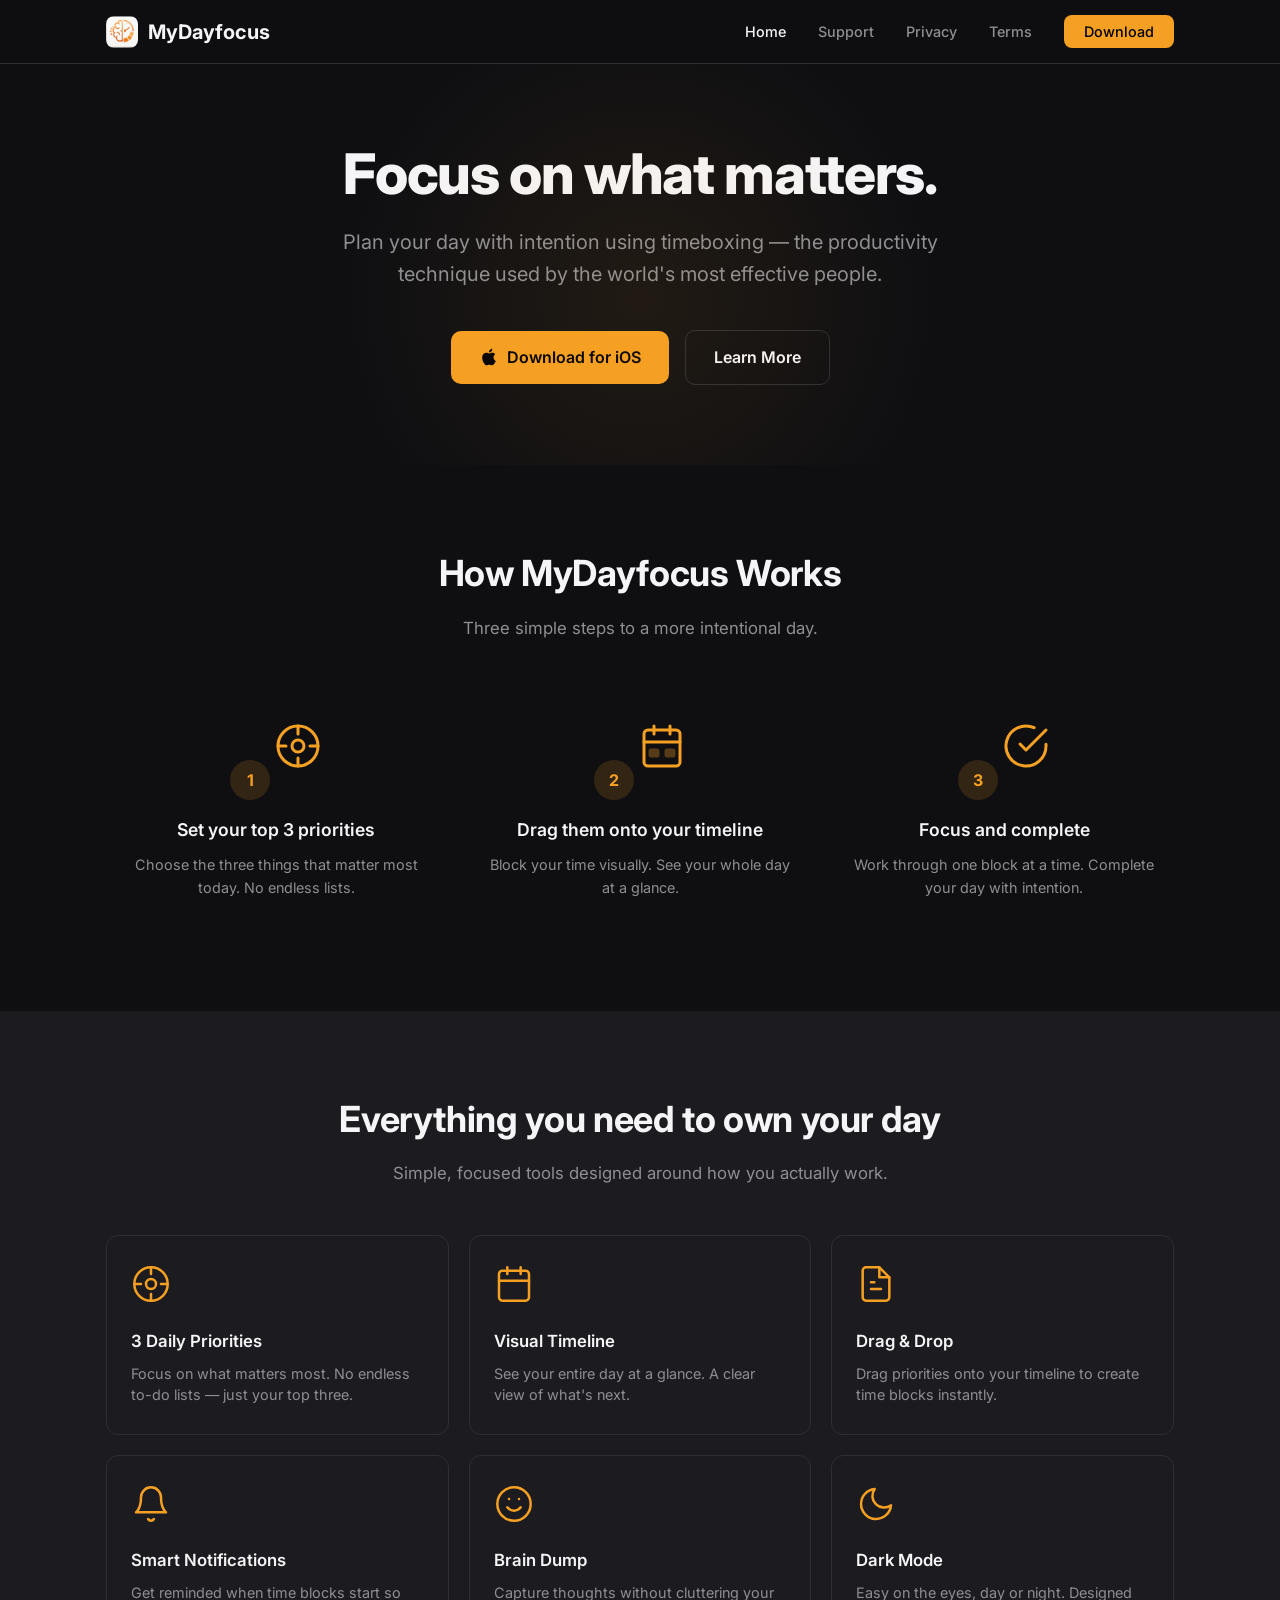
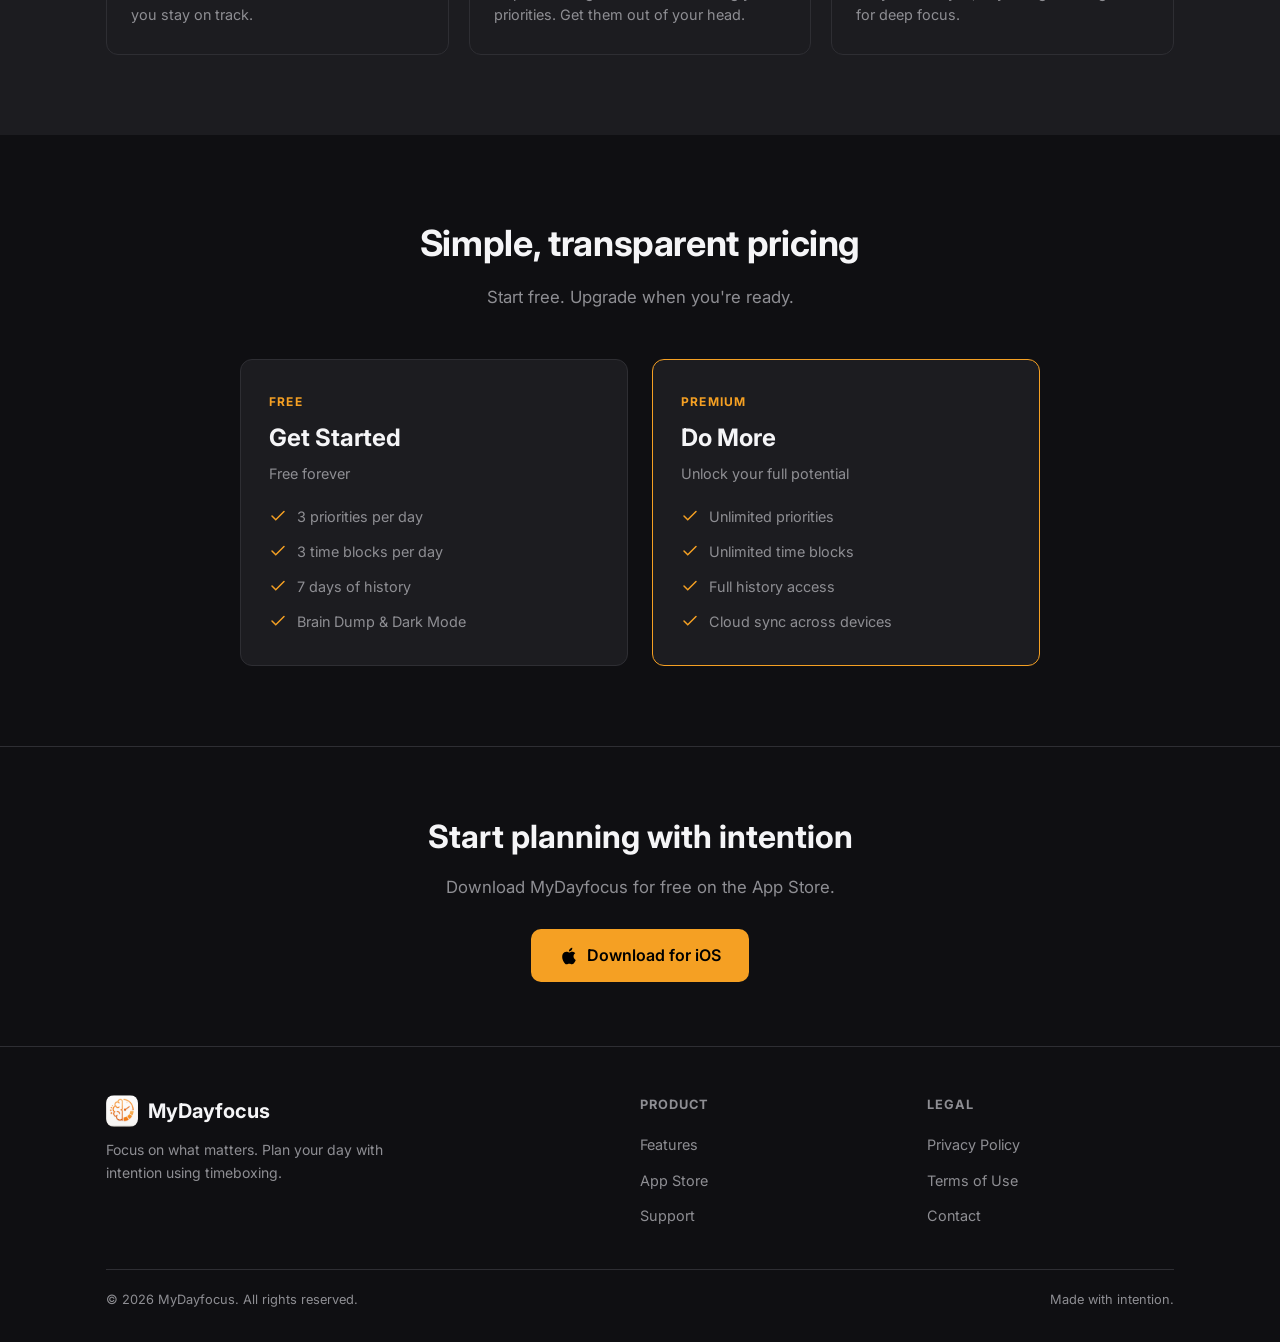
<file: index.html>
<!DOCTYPE html>
<html lang="en">
<head>
  <meta charset="UTF-8">
  <meta name="viewport" content="width=device-width, initial-scale=1.0">
  <title>MyDayfocus — Focus on what matters</title>
  <meta name="description" content="MyDayfocus helps you plan your day with intention using timeboxing. Set 3 priorities, block your time, and accomplish more every day.">
  <meta name="keywords" content="timeboxing, productivity, planner, focus, priorities, schedule, time blocks, daily planner">
  <link rel="canonical" href="https://mydayfocus.com/">
  <meta property="og:type" content="website">
  <meta property="og:url" content="https://mydayfocus.com/">
  <meta property="og:title" content="MyDayfocus — Focus on what matters">
  <meta property="og:description" content="Plan your day with intention using timeboxing. Set 3 priorities, block your time, and accomplish more.">
  <meta property="og:image" content="https://mydayfocus.com/images/app-icon.png">
  <meta name="twitter:card" content="summary">
  <meta name="twitter:title" content="MyDayfocus — Focus on what matters">
  <meta name="twitter:description" content="Plan your day with intention using timeboxing.">
  <meta name="twitter:image" content="https://mydayfocus.com/images/app-icon.png">
  <link rel="icon" type="image/png" href="/images/app-icon.png">
  <link rel="apple-touch-icon" href="/images/app-icon.png">
  <link rel="preconnect" href="https://fonts.googleapis.com">
  <link rel="preconnect" href="https://fonts.gstatic.com" crossorigin>
  <link href="https://fonts.googleapis.com/css2?family=Inter:wght@400;500;600;700;800&display=swap" rel="stylesheet">
  <link rel="stylesheet" href="/css/style.css">
</head>
<body>

  <!-- Navigation -->
  <nav class="nav">
    <div class="nav-inner">
      <a href="/" class="nav-logo">
        <img src="/images/app-icon.png" alt="MyDayfocus" width="32" height="32">
        MyDayfocus
      </a>
      <button class="nav-toggle" aria-label="Toggle menu" aria-expanded="false">
        <svg viewBox="0 0 24 24" fill="none" stroke="currentColor" stroke-width="2" stroke-linecap="round"><path d="M3 12h18M3 6h18M3 18h18"/></svg>
      </button>
      <ul class="nav-links">
        <li><a href="/" class="active">Home</a></li>
        <li><a href="/support">Support</a></li>
        <li><a href="/privacy">Privacy</a></li>
        <li><a href="/terms">Terms</a></li>
        <li><a href="https://apps.apple.com/app/mydayfocus/id6799744631" class="nav-cta" target="_blank" rel="noopener">Download</a></li>
      </ul>
    </div>
  </nav>

  <!-- Hero -->
  <section class="hero">
    <div class="container">
      <h1>Focus on what matters.</h1>
      <p class="subtitle">Plan your day with intention using timeboxing — the productivity technique used by the world's most effective people.</p>
      <div class="hero-cta">
        <a href="https://apps.apple.com/app/mydayfocus/id6799744631" target="_blank" rel="noopener" class="btn btn-primary">
          <svg width="20" height="20" viewBox="0 0 24 24" fill="currentColor"><path d="M18.71 19.5c-.83 1.24-1.71 2.45-3.05 2.47-1.34.03-1.77-.79-3.29-.79-1.53 0-2 .77-3.27.82-1.31.05-2.3-1.32-3.14-2.53C4.25 17 2.94 12.45 4.7 9.39c.87-1.52 2.43-2.48 4.12-2.51 1.28-.02 2.5.87 3.29.87.78 0 2.26-1.07 3.8-.91.65.03 2.47.26 3.64 1.98-.09.06-2.17 1.28-2.15 3.81.03 3.02 2.65 4.03 2.68 4.04-.03.07-.42 1.44-1.38 2.83M13 3.5c.73-.83 1.94-1.46 2.94-1.5.13 1.17-.34 2.35-1.04 3.19-.69.85-1.83 1.51-2.95 1.42-.15-1.15.41-2.35 1.05-3.11"/></svg>
          Download for iOS
        </a>
        <a href="#how-it-works" class="btn btn-secondary">Learn More</a>
      </div>
    </div>
  </section>

  <!-- How It Works -->
  <section id="how-it-works" class="section">
    <div class="container">
      <div class="section-header">
        <h2>How MyDayfocus Works</h2>
        <p>Three simple steps to a more intentional day.</p>
      </div>
      <div class="steps">
        <div class="step">
          <div class="step-number">1</div>
          <svg class="step-icon" viewBox="0 0 24 24" fill="none" stroke="currentColor" stroke-width="1.5" stroke-linecap="round" stroke-linejoin="round"><circle cx="12" cy="12" r="10"/><circle cx="12" cy="12" r="3"/><path d="M12 2v4M12 18v4M2 12h4M18 12h4"/></svg>
          <h3>Set your top 3 priorities</h3>
          <p>Choose the three things that matter most today. No endless lists.</p>
        </div>
        <div class="step">
          <div class="step-number">2</div>
          <svg class="step-icon" viewBox="0 0 24 24" fill="none" stroke="currentColor" stroke-width="1.5" stroke-linecap="round" stroke-linejoin="round"><rect x="3" y="4" width="18" height="18" rx="2"/><path d="M3 10h18"/><path d="M8 2v4M16 2v4"/><rect x="6" y="14" width="4" height="3" rx="0.5" fill="currentColor" opacity="0.3"/><rect x="14" y="14" width="4" height="3" rx="0.5" fill="currentColor" opacity="0.3"/></svg>
          <h3>Drag them onto your timeline</h3>
          <p>Block your time visually. See your whole day at a glance.</p>
        </div>
        <div class="step">
          <div class="step-number">3</div>
          <svg class="step-icon" viewBox="0 0 24 24" fill="none" stroke="currentColor" stroke-width="1.5" stroke-linecap="round" stroke-linejoin="round"><path d="M22 11.08V12a10 10 0 1 1-5.93-9.14"/><path d="M22 4 12 14.01l-3-3"/></svg>
          <h3>Focus and complete</h3>
          <p>Work through one block at a time. Complete your day with intention.</p>
        </div>
      </div>
    </div>
  </section>

  <!-- Features -->
  <section id="features" class="section" style="background: var(--surface);">
    <div class="container">
      <div class="section-header">
        <h2>Everything you need to own your day</h2>
        <p>Simple, focused tools designed around how you actually work.</p>
      </div>
      <div class="features-grid">
        <div class="feature-card">
          <svg class="feature-icon" viewBox="0 0 24 24" fill="none" stroke="currentColor" stroke-width="1.5" stroke-linecap="round" stroke-linejoin="round"><circle cx="12" cy="12" r="10"/><circle cx="12" cy="12" r="3"/><path d="M12 2v4M12 18v4M2 12h4M18 12h4"/></svg>
          <h3>3 Daily Priorities</h3>
          <p>Focus on what matters most. No endless to-do lists — just your top three.</p>
        </div>
        <div class="feature-card">
          <svg class="feature-icon" viewBox="0 0 24 24" fill="none" stroke="currentColor" stroke-width="1.5" stroke-linecap="round" stroke-linejoin="round"><rect x="3" y="4" width="18" height="18" rx="2"/><path d="M3 10h18M8 2v4M16 2v4"/></svg>
          <h3>Visual Timeline</h3>
          <p>See your entire day at a glance. A clear view of what's next.</p>
        </div>
        <div class="feature-card">
          <svg class="feature-icon" viewBox="0 0 24 24" fill="none" stroke="currentColor" stroke-width="1.5" stroke-linecap="round" stroke-linejoin="round"><path d="M14 2H6a2 2 0 0 0-2 2v16a2 2 0 0 0 2 2h12a2 2 0 0 0 2-2V8z"/><path d="M14 2v6h6"/><path d="M9 15h6M9 11h2"/></svg>
          <h3>Drag &amp; Drop</h3>
          <p>Drag priorities onto your timeline to create time blocks instantly.</p>
        </div>
        <div class="feature-card">
          <svg class="feature-icon" viewBox="0 0 24 24" fill="none" stroke="currentColor" stroke-width="1.5" stroke-linecap="round" stroke-linejoin="round"><path d="M18 8A6 6 0 0 0 6 8c0 7-3 9-3 9h18s-3-2-3-9"/><path d="M13.73 21a2 2 0 0 1-3.46 0"/></svg>
          <h3>Smart Notifications</h3>
          <p>Get reminded when time blocks start so you stay on track.</p>
        </div>
        <div class="feature-card">
          <svg class="feature-icon" viewBox="0 0 24 24" fill="none" stroke="currentColor" stroke-width="1.5" stroke-linecap="round" stroke-linejoin="round"><path d="M12 2C6.48 2 2 6.48 2 12s4.48 10 10 10 10-4.48 10-10S17.52 2 12 2z"/><path d="M8 14s1.5 2 4 2 4-2 4-2"/><line x1="9" y1="9" x2="9.01" y2="9"/><line x1="15" y1="9" x2="15.01" y2="9"/></svg>
          <h3>Brain Dump</h3>
          <p>Capture thoughts without cluttering your priorities. Get them out of your head.</p>
        </div>
        <div class="feature-card">
          <svg class="feature-icon" viewBox="0 0 24 24" fill="none" stroke="currentColor" stroke-width="1.5" stroke-linecap="round" stroke-linejoin="round"><path d="M21 12.79A9 9 0 1 1 11.21 3 7 7 0 0 0 21 12.79z"/></svg>
          <h3>Dark Mode</h3>
          <p>Easy on the eyes, day or night. Designed for deep focus.</p>
        </div>
      </div>
    </div>
  </section>

  <!-- Pricing -->
  <section class="section">
    <div class="container">
      <div class="section-header">
        <h2>Simple, transparent pricing</h2>
        <p>Start free. Upgrade when you're ready.</p>
      </div>
      <div class="pricing">
        <div class="pricing-card">
          <div class="pricing-label">Free</div>
          <h3>Get Started</h3>
          <p class="pricing-price">Free forever</p>
          <ul class="pricing-list">
            <li>
              <svg viewBox="0 0 24 24" fill="none" stroke="currentColor" stroke-width="2" stroke-linecap="round"><path d="M20 6 9 17l-5-5"/></svg>
              3 priorities per day
            </li>
            <li>
              <svg viewBox="0 0 24 24" fill="none" stroke="currentColor" stroke-width="2" stroke-linecap="round"><path d="M20 6 9 17l-5-5"/></svg>
              3 time blocks per day
            </li>
            <li>
              <svg viewBox="0 0 24 24" fill="none" stroke="currentColor" stroke-width="2" stroke-linecap="round"><path d="M20 6 9 17l-5-5"/></svg>
              7 days of history
            </li>
            <li>
              <svg viewBox="0 0 24 24" fill="none" stroke="currentColor" stroke-width="2" stroke-linecap="round"><path d="M20 6 9 17l-5-5"/></svg>
              Brain Dump &amp; Dark Mode
            </li>
          </ul>
        </div>
        <div class="pricing-card featured">
          <div class="pricing-label">Premium</div>
          <h3>Do More</h3>
          <p class="pricing-price">Unlock your full potential</p>
          <ul class="pricing-list">
            <li>
              <svg viewBox="0 0 24 24" fill="none" stroke="currentColor" stroke-width="2" stroke-linecap="round"><path d="M20 6 9 17l-5-5"/></svg>
              Unlimited priorities
            </li>
            <li>
              <svg viewBox="0 0 24 24" fill="none" stroke="currentColor" stroke-width="2" stroke-linecap="round"><path d="M20 6 9 17l-5-5"/></svg>
              Unlimited time blocks
            </li>
            <li>
              <svg viewBox="0 0 24 24" fill="none" stroke="currentColor" stroke-width="2" stroke-linecap="round"><path d="M20 6 9 17l-5-5"/></svg>
              Full history access
            </li>
            <li>
              <svg viewBox="0 0 24 24" fill="none" stroke="currentColor" stroke-width="2" stroke-linecap="round"><path d="M20 6 9 17l-5-5"/></svg>
              Cloud sync across devices
            </li>
          </ul>
        </div>
      </div>
    </div>
  </section>

  <!-- CTA -->
  <section class="cta-banner">
    <div class="container">
      <h2>Start planning with intention</h2>
      <p>Download MyDayfocus for free on the App Store.</p>
      <a href="https://apps.apple.com/app/mydayfocus/id6799744631" target="_blank" rel="noopener" class="btn btn-primary">
        <svg width="20" height="20" viewBox="0 0 24 24" fill="currentColor"><path d="M18.71 19.5c-.83 1.24-1.71 2.45-3.05 2.47-1.34.03-1.77-.79-3.29-.79-1.53 0-2 .77-3.27.82-1.31.05-2.3-1.32-3.14-2.53C4.25 17 2.94 12.45 4.7 9.39c.87-1.52 2.43-2.48 4.12-2.51 1.28-.02 2.5.87 3.29.87.78 0 2.26-1.07 3.8-.91.65.03 2.47.26 3.64 1.98-.09.06-2.17 1.28-2.15 3.81.03 3.02 2.65 4.03 2.68 4.04-.03.07-.42 1.44-1.38 2.83M13 3.5c.73-.83 1.94-1.46 2.94-1.5.13 1.17-.34 2.35-1.04 3.19-.69.85-1.83 1.51-2.95 1.42-.15-1.15.41-2.35 1.05-3.11"/></svg>
        Download for iOS
      </a>
    </div>
  </section>

  <!-- Footer -->
  <footer class="footer">
    <div class="container">
      <div class="footer-inner">
        <div class="footer-brand">
          <a href="/" class="nav-logo">
            <img src="/images/app-icon.png" alt="MyDayfocus" width="32" height="32">
            MyDayfocus
          </a>
          <p>Focus on what matters. Plan your day with intention using timeboxing.</p>
        </div>
        <div>
          <h4>Product</h4>
          <ul class="footer-links">
            <li><a href="/#features">Features</a></li>
            <li><a href="https://apps.apple.com/app/mydayfocus/id6799744631" target="_blank" rel="noopener">App Store</a></li>
            <li><a href="/support">Support</a></li>
          </ul>
        </div>
        <div>
          <h4>Legal</h4>
          <ul class="footer-links">
            <li><a href="/privacy">Privacy Policy</a></li>
            <li><a href="/terms">Terms of Use</a></li>
            <li><a href="mailto:sengar.workshop@gmail.com">Contact</a></li>
          </ul>
        </div>
      </div>
      <div class="footer-bottom">
        <span>&copy; <span id="year">2026</span> MyDayfocus. All rights reserved.</span>
        <span>Made with intention.</span>
      </div>
    </div>
  </footer>

  <script src="/js/main.js"></script>
</body>
</html>
</file>
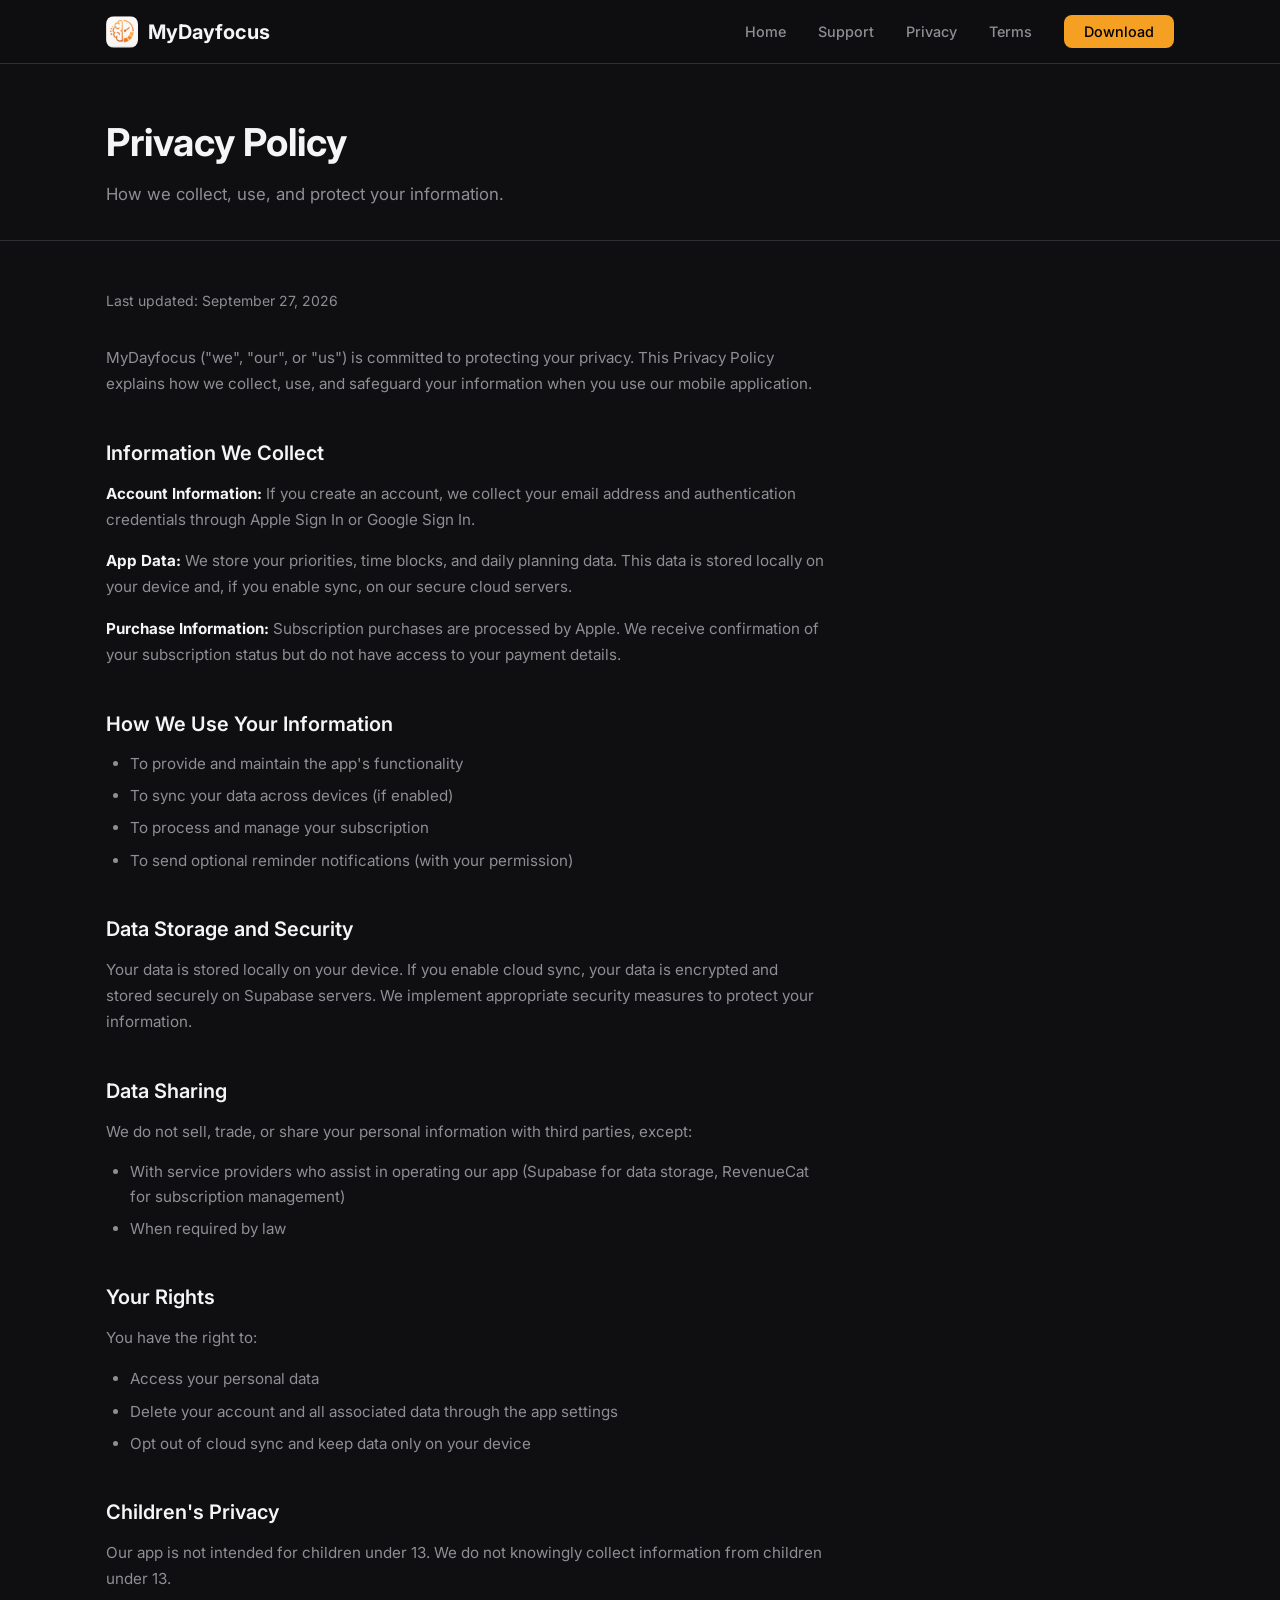
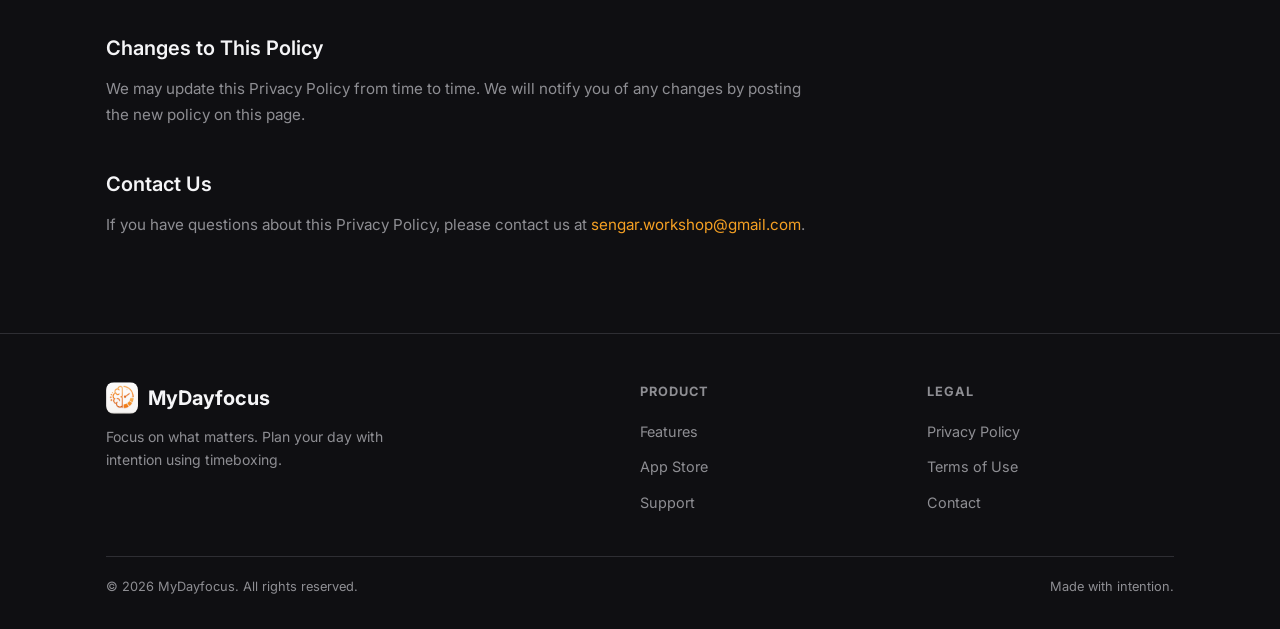
<file: privacy.html>
<!DOCTYPE html>
<html lang="en">
<head>
  <meta charset="UTF-8">
  <meta name="viewport" content="width=device-width, initial-scale=1.0">
  <title>Privacy Policy — MyDayfocus</title>
  <meta name="description" content="Privacy Policy for MyDayfocus. Learn how we protect your data.">
  <link rel="canonical" href="https://mydayfocus.com/privacy">
  <meta property="og:type" content="website">
  <meta property="og:url" content="https://mydayfocus.com/privacy">
  <meta property="og:title" content="Privacy Policy — MyDayfocus">
  <meta property="og:description" content="Learn how MyDayfocus protects your data and privacy.">
  <meta property="og:image" content="https://mydayfocus.com/images/app-icon.png">
  <meta name="twitter:card" content="summary">
  <link rel="icon" type="image/png" href="/images/app-icon.png">
  <link rel="apple-touch-icon" href="/images/app-icon.png">
  <link rel="preconnect" href="https://fonts.googleapis.com">
  <link rel="preconnect" href="https://fonts.gstatic.com" crossorigin>
  <link href="https://fonts.googleapis.com/css2?family=Inter:wght@400;500;600;700;800&display=swap" rel="stylesheet">
  <link rel="stylesheet" href="/css/style.css">
</head>
<body>

  <!-- Navigation -->
  <nav class="nav">
    <div class="nav-inner">
      <a href="/" class="nav-logo">
        <img src="/images/app-icon.png" alt="MyDayfocus" width="32" height="32">
        MyDayfocus
      </a>
      <button class="nav-toggle" aria-label="Toggle menu" aria-expanded="false">
        <svg viewBox="0 0 24 24" fill="none" stroke="currentColor" stroke-width="2" stroke-linecap="round"><path d="M3 12h18M3 6h18M3 18h18"/></svg>
      </button>
      <ul class="nav-links">
        <li><a href="/">Home</a></li>
        <li><a href="/support">Support</a></li>
        <li><a href="/privacy">Privacy</a></li>
        <li><a href="/terms">Terms</a></li>
        <li><a href="https://apps.apple.com/app/mydayfocus/id6799744631" class="nav-cta" target="_blank" rel="noopener">Download</a></li>
      </ul>
    </div>
  </nav>

  <!-- Page Header -->
  <div class="page-header">
    <div class="container">
      <h1>Privacy Policy</h1>
      <p>How we collect, use, and protect your information.</p>
    </div>
  </div>

  <!-- Content -->
  <div class="container">
    <div class="legal-content">
      <p class="updated">Last updated: September 27, 2026</p>

      <p>MyDayfocus ("we", "our", or "us") is committed to protecting your privacy. This Privacy Policy explains how we collect, use, and safeguard your information when you use our mobile application.</p>

      <h2>Information We Collect</h2>
      <p><strong>Account Information:</strong> If you create an account, we collect your email address and authentication credentials through Apple Sign In or Google Sign In.</p>
      <p><strong>App Data:</strong> We store your priorities, time blocks, and daily planning data. This data is stored locally on your device and, if you enable sync, on our secure cloud servers.</p>
      <p><strong>Purchase Information:</strong> Subscription purchases are processed by Apple. We receive confirmation of your subscription status but do not have access to your payment details.</p>

      <h2>How We Use Your Information</h2>
      <ul>
        <li>To provide and maintain the app's functionality</li>
        <li>To sync your data across devices (if enabled)</li>
        <li>To process and manage your subscription</li>
        <li>To send optional reminder notifications (with your permission)</li>
      </ul>

      <h2>Data Storage and Security</h2>
      <p>Your data is stored locally on your device. If you enable cloud sync, your data is encrypted and stored securely on Supabase servers. We implement appropriate security measures to protect your information.</p>

      <h2>Data Sharing</h2>
      <p>We do not sell, trade, or share your personal information with third parties, except:</p>
      <ul>
        <li>With service providers who assist in operating our app (Supabase for data storage, RevenueCat for subscription management)</li>
        <li>When required by law</li>
      </ul>

      <h2>Your Rights</h2>
      <p>You have the right to:</p>
      <ul>
        <li>Access your personal data</li>
        <li>Delete your account and all associated data through the app settings</li>
        <li>Opt out of cloud sync and keep data only on your device</li>
      </ul>

      <h2>Children's Privacy</h2>
      <p>Our app is not intended for children under 13. We do not knowingly collect information from children under 13.</p>

      <h2>Changes to This Policy</h2>
      <p>We may update this Privacy Policy from time to time. We will notify you of any changes by posting the new policy on this page.</p>

      <h2>Contact Us</h2>
      <p>If you have questions about this Privacy Policy, please contact us at <a href="mailto:sengar.workshop@gmail.com">sengar.workshop@gmail.com</a>.</p>
    </div>
  </div>

  <!-- Footer -->
  <footer class="footer">
    <div class="container">
      <div class="footer-inner">
        <div class="footer-brand">
          <a href="/" class="nav-logo">
            <img src="/images/app-icon.png" alt="MyDayfocus" width="32" height="32">
            MyDayfocus
          </a>
          <p>Focus on what matters. Plan your day with intention using timeboxing.</p>
        </div>
        <div>
          <h4>Product</h4>
          <ul class="footer-links">
            <li><a href="/#features">Features</a></li>
            <li><a href="https://apps.apple.com/app/mydayfocus/id6799744631" target="_blank" rel="noopener">App Store</a></li>
            <li><a href="/support">Support</a></li>
          </ul>
        </div>
        <div>
          <h4>Legal</h4>
          <ul class="footer-links">
            <li><a href="/privacy">Privacy Policy</a></li>
            <li><a href="/terms">Terms of Use</a></li>
            <li><a href="mailto:sengar.workshop@gmail.com">Contact</a></li>
          </ul>
        </div>
      </div>
      <div class="footer-bottom">
        <span>&copy; <span id="year">2026</span> MyDayfocus. All rights reserved.</span>
        <span>Made with intention.</span>
      </div>
    </div>
  </footer>

  <script src="/js/main.js"></script>
</body>
</html>
</file>
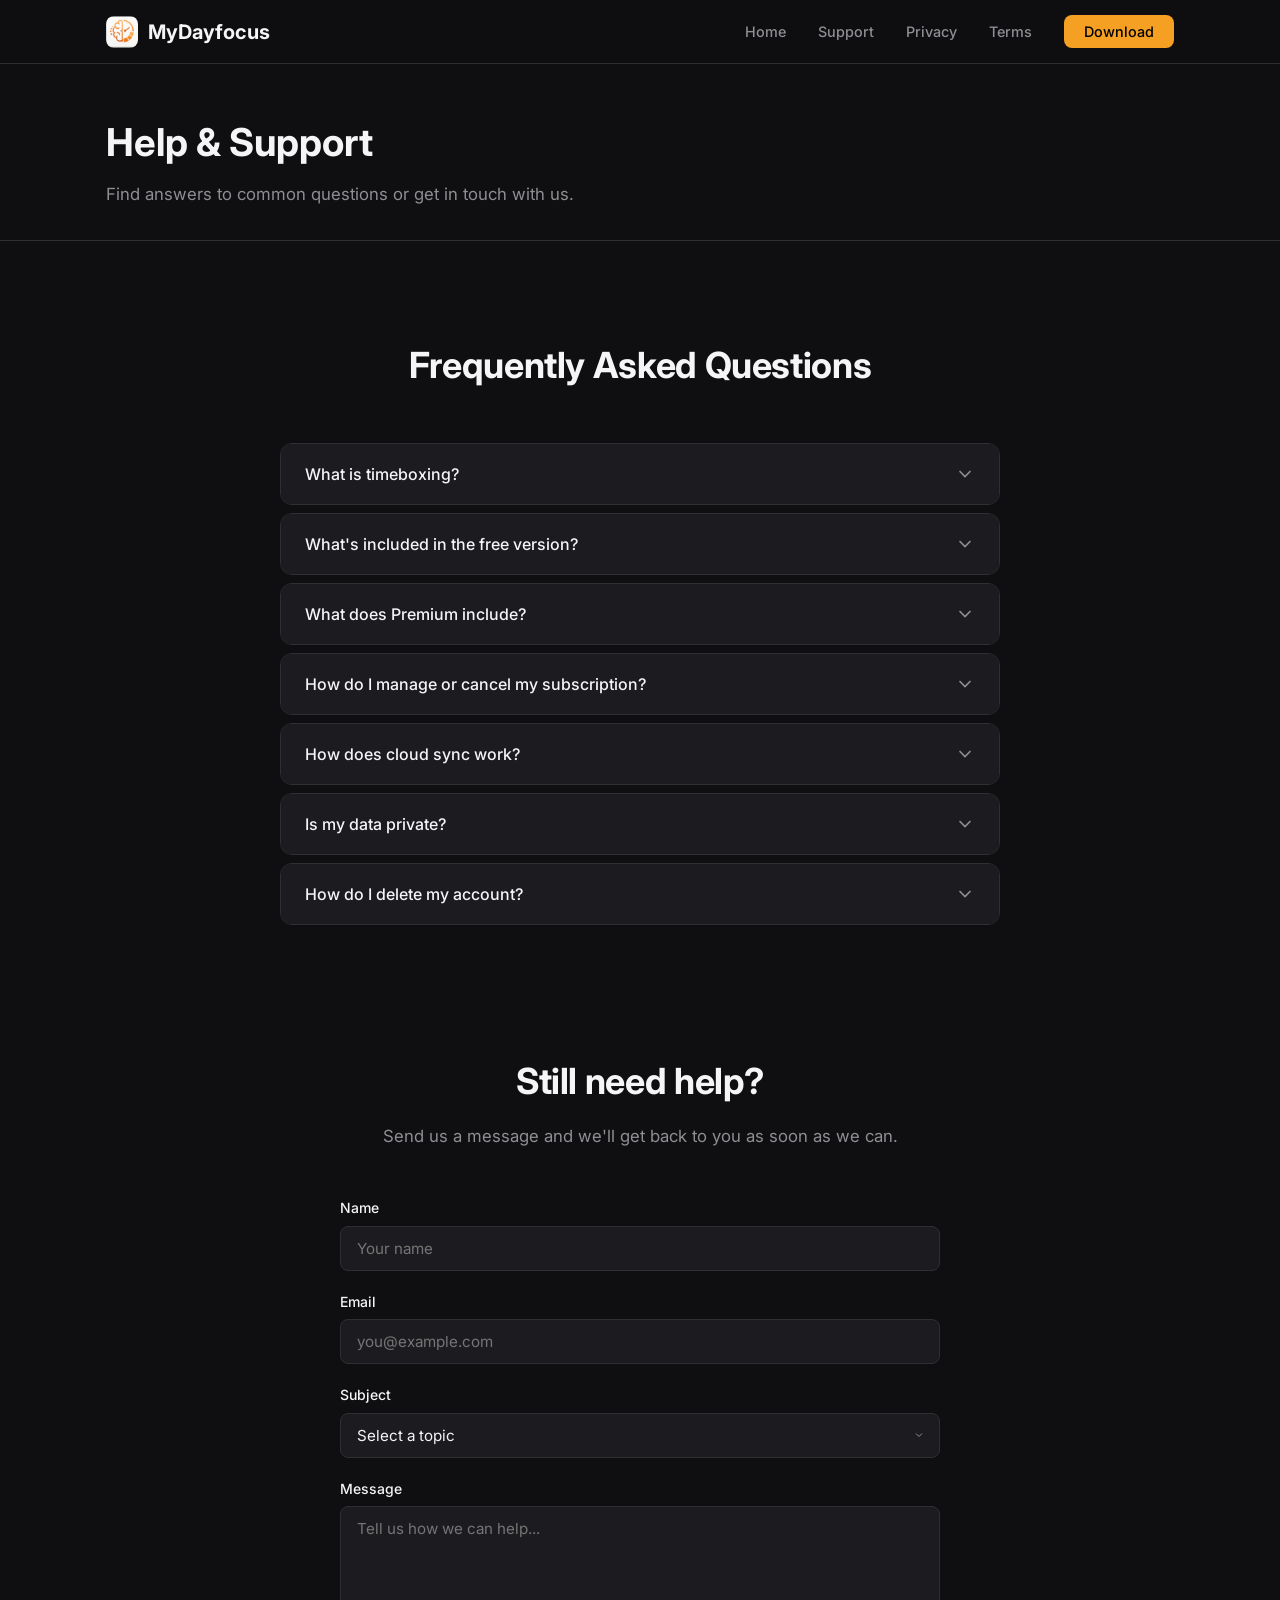
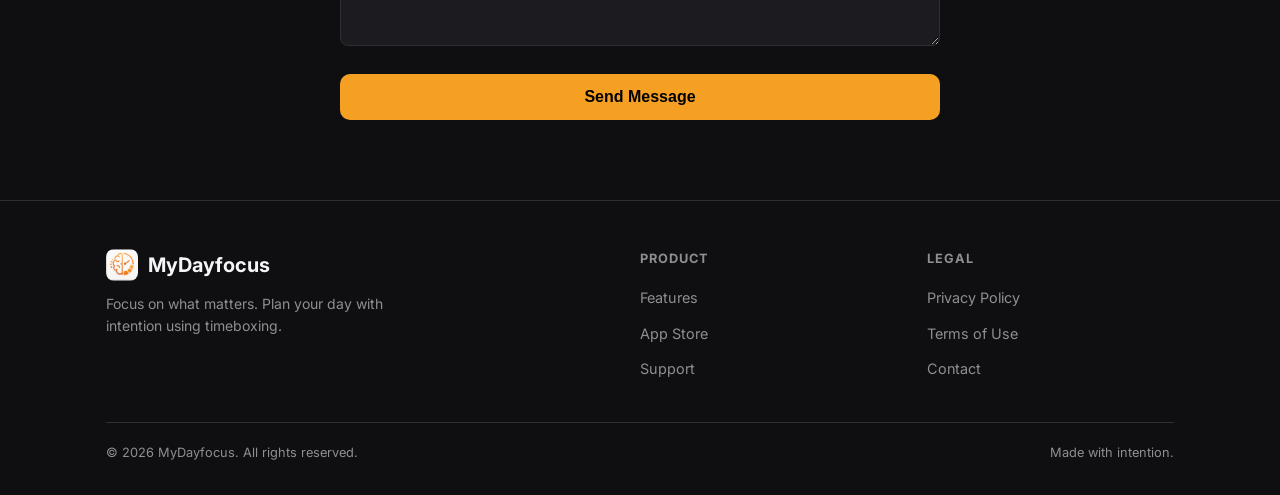
<file: support.html>
<!DOCTYPE html>
<html lang="en">
<head>
  <meta charset="UTF-8">
  <meta name="viewport" content="width=device-width, initial-scale=1.0">
  <title>Support — MyDayfocus</title>
  <meta name="description" content="Get help with MyDayfocus. Find answers to common questions or contact our support team.">
  <link rel="canonical" href="https://mydayfocus.com/support">
  <meta property="og:type" content="website">
  <meta property="og:url" content="https://mydayfocus.com/support">
  <meta property="og:title" content="Support — MyDayfocus">
  <meta property="og:description" content="Get help with MyDayfocus. Find answers to common questions or contact us.">
  <meta property="og:image" content="https://mydayfocus.com/images/app-icon.png">
  <meta name="twitter:card" content="summary">
  <meta name="twitter:title" content="Support — MyDayfocus">
  <meta name="twitter:description" content="Get help with MyDayfocus.">
  <link rel="icon" type="image/png" href="/images/app-icon.png">
  <link rel="apple-touch-icon" href="/images/app-icon.png">
  <link rel="preconnect" href="https://fonts.googleapis.com">
  <link rel="preconnect" href="https://fonts.gstatic.com" crossorigin>
  <link href="https://fonts.googleapis.com/css2?family=Inter:wght@400;500;600;700;800&display=swap" rel="stylesheet">
  <link rel="stylesheet" href="/css/style.css">
</head>
<body>

  <!-- Navigation -->
  <nav class="nav">
    <div class="nav-inner">
      <a href="/" class="nav-logo">
        <img src="/images/app-icon.png" alt="MyDayfocus" width="32" height="32">
        MyDayfocus
      </a>
      <button class="nav-toggle" aria-label="Toggle menu" aria-expanded="false">
        <svg viewBox="0 0 24 24" fill="none" stroke="currentColor" stroke-width="2" stroke-linecap="round"><path d="M3 12h18M3 6h18M3 18h18"/></svg>
      </button>
      <ul class="nav-links">
        <li><a href="/">Home</a></li>
        <li><a href="/support">Support</a></li>
        <li><a href="/privacy">Privacy</a></li>
        <li><a href="/terms">Terms</a></li>
        <li><a href="https://apps.apple.com/app/mydayfocus/id6799744631" class="nav-cta" target="_blank" rel="noopener">Download</a></li>
      </ul>
    </div>
  </nav>

  <!-- Page Header -->
  <div class="page-header">
    <div class="container">
      <h1>Help &amp; Support</h1>
      <p>Find answers to common questions or get in touch with us.</p>
    </div>
  </div>

  <!-- FAQ -->
  <section class="section-sm">
    <div class="container">
      <div class="section-header">
        <h2>Frequently Asked Questions</h2>
      </div>
      <div class="faq-list">

        <div class="faq-item">
          <button class="faq-question" aria-expanded="false">
            What is timeboxing?
            <svg viewBox="0 0 24 24" fill="none" stroke="currentColor" stroke-width="2" stroke-linecap="round"><path d="M6 9l6 6 6-6"/></svg>
          </button>
          <div class="faq-answer">
            <div class="faq-answer-inner">
              Timeboxing is a productivity technique where you assign a fixed time period to each task. Instead of working from a to-do list, you schedule specific blocks of time for your priorities. It's used by some of the world's most productive people, including Elon Musk and Bill Gates.
            </div>
          </div>
        </div>

        <div class="faq-item">
          <button class="faq-question" aria-expanded="false">
            What's included in the free version?
            <svg viewBox="0 0 24 24" fill="none" stroke="currentColor" stroke-width="2" stroke-linecap="round"><path d="M6 9l6 6 6-6"/></svg>
          </button>
          <div class="faq-answer">
            <div class="faq-answer-inner">
              The free version includes 3 daily priorities, 3 time blocks per day, 7 days of history, Brain Dump, Smart Notifications, and Dark Mode. It's everything you need to start planning your day with intention.
            </div>
          </div>
        </div>

        <div class="faq-item">
          <button class="faq-question" aria-expanded="false">
            What does Premium include?
            <svg viewBox="0 0 24 24" fill="none" stroke="currentColor" stroke-width="2" stroke-linecap="round"><path d="M6 9l6 6 6-6"/></svg>
          </button>
          <div class="faq-answer">
            <div class="faq-answer-inner">
              Premium unlocks unlimited priorities, unlimited time blocks, full history access, and cloud sync across all your devices. You can manage your subscription in Settings &gt; Apple ID &gt; Subscriptions.
            </div>
          </div>
        </div>

        <div class="faq-item">
          <button class="faq-question" aria-expanded="false">
            How do I manage or cancel my subscription?
            <svg viewBox="0 0 24 24" fill="none" stroke="currentColor" stroke-width="2" stroke-linecap="round"><path d="M6 9l6 6 6-6"/></svg>
          </button>
          <div class="faq-answer">
            <div class="faq-answer-inner">
              Open your device Settings, tap your Apple ID at the top, go to Subscriptions, and find MyDayfocus. From there you can change your plan or cancel. Subscriptions renew automatically unless cancelled at least 24 hours before the end of the current period.
            </div>
          </div>
        </div>

        <div class="faq-item">
          <button class="faq-question" aria-expanded="false">
            How does cloud sync work?
            <svg viewBox="0 0 24 24" fill="none" stroke="currentColor" stroke-width="2" stroke-linecap="round"><path d="M6 9l6 6 6-6"/></svg>
          </button>
          <div class="faq-answer">
            <div class="faq-answer-inner">
              Cloud sync is a Premium feature. Sign in with your Apple or Google account, and your priorities, time blocks, and daily plans sync securely across all your devices. Your data is encrypted and stored on secure servers.
            </div>
          </div>
        </div>

        <div class="faq-item">
          <button class="faq-question" aria-expanded="false">
            Is my data private?
            <svg viewBox="0 0 24 24" fill="none" stroke="currentColor" stroke-width="2" stroke-linecap="round"><path d="M6 9l6 6 6-6"/></svg>
          </button>
          <div class="faq-answer">
            <div class="faq-answer-inner">
              Yes. Your data is stored locally on your device by default. We never sell your data. Cloud sync is entirely optional — enable it only if you want cross-device access. Read our full <a href="/privacy">Privacy Policy</a> for details.
            </div>
          </div>
        </div>

        <div class="faq-item">
          <button class="faq-question" aria-expanded="false">
            How do I delete my account?
            <svg viewBox="0 0 24 24" fill="none" stroke="currentColor" stroke-width="2" stroke-linecap="round"><path d="M6 9l6 6 6-6"/></svg>
          </button>
          <div class="faq-answer">
            <div class="faq-answer-inner">
              You can delete your account and all associated data through the app's Settings screen. This will permanently remove all your data from our servers. If you only use the app offline, your data stays on your device and is removed when you uninstall the app.
            </div>
          </div>
        </div>

      </div>
    </div>
  </section>

  <!-- Contact Form -->
  <section class="section">
    <div class="container">
      <div class="section-header">
        <h2>Still need help?</h2>
        <p>Send us a message and we'll get back to you as soon as we can.</p>
      </div>
      <div class="contact-form">
        <div id="form-status" class="form-status"></div>
        <form id="contact-form" action="https://formspree.io/f/YOUR_FORM_ID" method="POST">
          <div class="form-group">
            <label for="name">Name</label>
            <input type="text" id="name" name="name" required placeholder="Your name">
          </div>
          <div class="form-group">
            <label for="email">Email</label>
            <input type="email" id="email" name="email" required placeholder="you@example.com">
          </div>
          <div class="form-group">
            <label for="subject">Subject</label>
            <select id="subject" name="subject" required>
              <option value="" disabled selected>Select a topic</option>
              <option value="Bug Report">Bug Report</option>
              <option value="Feature Request">Feature Request</option>
              <option value="Account Issue">Account Issue</option>
              <option value="Subscription">Subscription</option>
              <option value="Other">Other</option>
            </select>
          </div>
          <div class="form-group">
            <label for="message">Message</label>
            <textarea id="message" name="message" required placeholder="Tell us how we can help..."></textarea>
          </div>
          <input type="text" name="_gotcha" style="display:none">
          <button type="submit" class="btn btn-primary" style="width: 100%; justify-content: center;">Send Message</button>
        </form>
      </div>
    </div>
  </section>

  <!-- Footer -->
  <footer class="footer">
    <div class="container">
      <div class="footer-inner">
        <div class="footer-brand">
          <a href="/" class="nav-logo">
            <img src="/images/app-icon.png" alt="MyDayfocus" width="32" height="32">
            MyDayfocus
          </a>
          <p>Focus on what matters. Plan your day with intention using timeboxing.</p>
        </div>
        <div>
          <h4>Product</h4>
          <ul class="footer-links">
            <li><a href="/#features">Features</a></li>
            <li><a href="https://apps.apple.com/app/mydayfocus/id6799744631" target="_blank" rel="noopener">App Store</a></li>
            <li><a href="/support">Support</a></li>
          </ul>
        </div>
        <div>
          <h4>Legal</h4>
          <ul class="footer-links">
            <li><a href="/privacy">Privacy Policy</a></li>
            <li><a href="/terms">Terms of Use</a></li>
            <li><a href="mailto:sengar.workshop@gmail.com">Contact</a></li>
          </ul>
        </div>
      </div>
      <div class="footer-bottom">
        <span>&copy; <span id="year">2026</span> MyDayfocus. All rights reserved.</span>
        <span>Made with intention.</span>
      </div>
    </div>
  </footer>

  <script src="/js/main.js"></script>
</body>
</html>
</file>
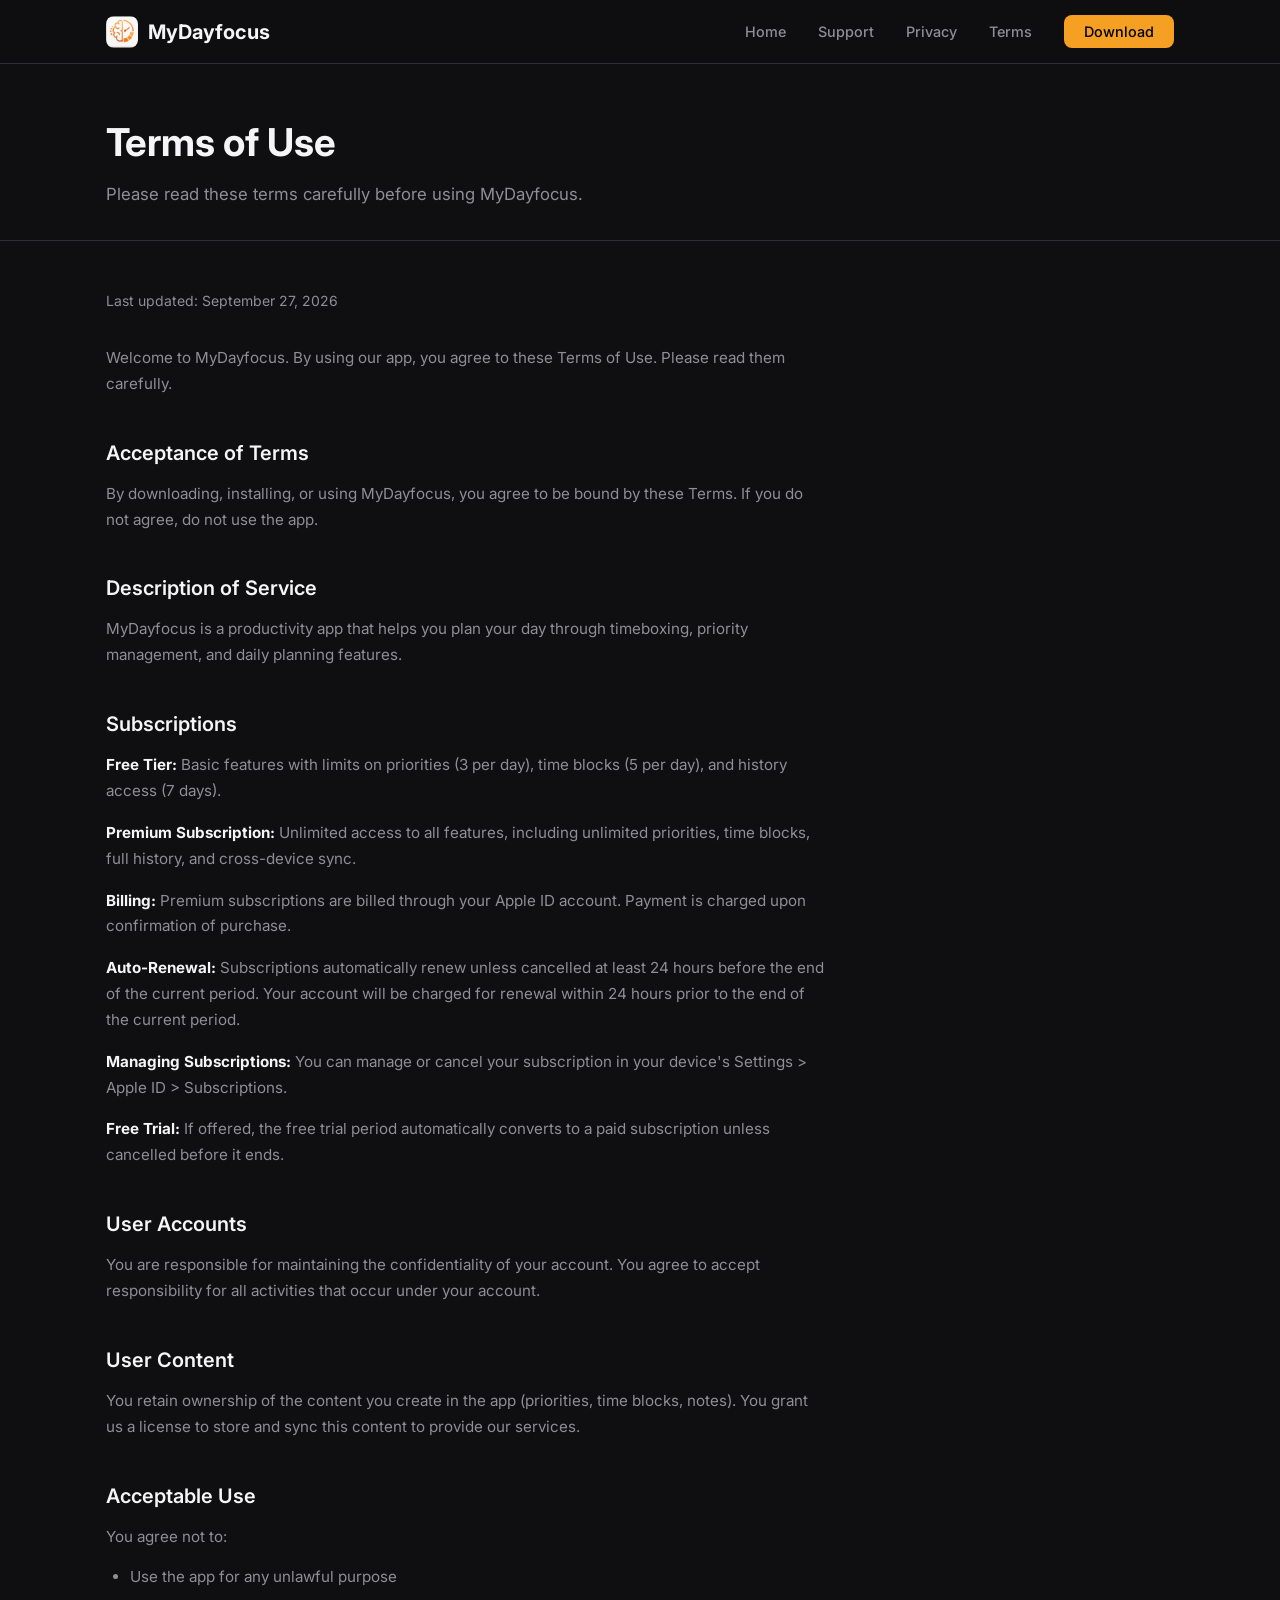
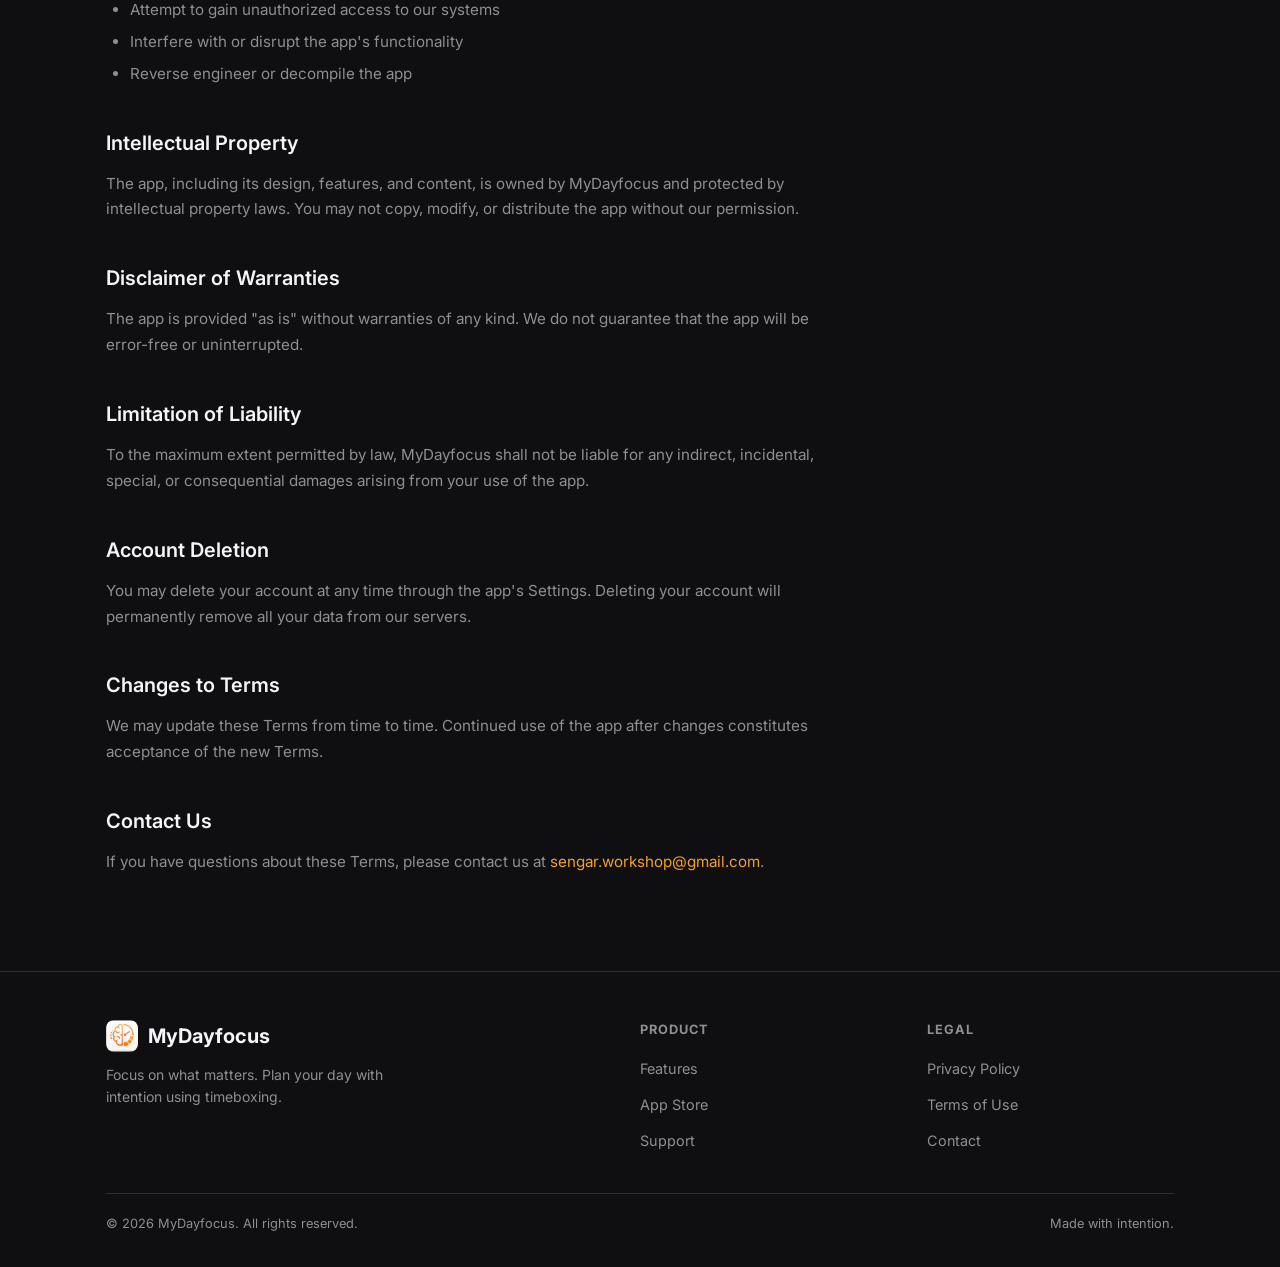
<file: terms.html>
<!DOCTYPE html>
<html lang="en">
<head>
  <meta charset="UTF-8">
  <meta name="viewport" content="width=device-width, initial-scale=1.0">
  <title>Terms of Use — MyDayfocus</title>
  <meta name="description" content="Terms of Use for MyDayfocus. Read our terms and conditions.">
  <link rel="canonical" href="https://mydayfocus.com/terms">
  <meta property="og:type" content="website">
  <meta property="og:url" content="https://mydayfocus.com/terms">
  <meta property="og:title" content="Terms of Use — MyDayfocus">
  <meta property="og:description" content="Terms of Use for the MyDayfocus productivity app.">
  <meta property="og:image" content="https://mydayfocus.com/images/app-icon.png">
  <meta name="twitter:card" content="summary">
  <link rel="icon" type="image/png" href="/images/app-icon.png">
  <link rel="apple-touch-icon" href="/images/app-icon.png">
  <link rel="preconnect" href="https://fonts.googleapis.com">
  <link rel="preconnect" href="https://fonts.gstatic.com" crossorigin>
  <link href="https://fonts.googleapis.com/css2?family=Inter:wght@400;500;600;700;800&display=swap" rel="stylesheet">
  <link rel="stylesheet" href="/css/style.css">
</head>
<body>

  <!-- Navigation -->
  <nav class="nav">
    <div class="nav-inner">
      <a href="/" class="nav-logo">
        <img src="/images/app-icon.png" alt="MyDayfocus" width="32" height="32">
        MyDayfocus
      </a>
      <button class="nav-toggle" aria-label="Toggle menu" aria-expanded="false">
        <svg viewBox="0 0 24 24" fill="none" stroke="currentColor" stroke-width="2" stroke-linecap="round"><path d="M3 12h18M3 6h18M3 18h18"/></svg>
      </button>
      <ul class="nav-links">
        <li><a href="/">Home</a></li>
        <li><a href="/support">Support</a></li>
        <li><a href="/privacy">Privacy</a></li>
        <li><a href="/terms">Terms</a></li>
        <li><a href="https://apps.apple.com/app/mydayfocus/id6799744631" class="nav-cta" target="_blank" rel="noopener">Download</a></li>
      </ul>
    </div>
  </nav>

  <!-- Page Header -->
  <div class="page-header">
    <div class="container">
      <h1>Terms of Use</h1>
      <p>Please read these terms carefully before using MyDayfocus.</p>
    </div>
  </div>

  <!-- Content -->
  <div class="container">
    <div class="legal-content">
      <p class="updated">Last updated: September 27, 2026</p>

      <p>Welcome to MyDayfocus. By using our app, you agree to these Terms of Use. Please read them carefully.</p>

      <h2>Acceptance of Terms</h2>
      <p>By downloading, installing, or using MyDayfocus, you agree to be bound by these Terms. If you do not agree, do not use the app.</p>

      <h2>Description of Service</h2>
      <p>MyDayfocus is a productivity app that helps you plan your day through timeboxing, priority management, and daily planning features.</p>

      <h2>Subscriptions</h2>
      <p><strong>Free Tier:</strong> Basic features with limits on priorities (3 per day), time blocks (5 per day), and history access (7 days).</p>
      <p><strong>Premium Subscription:</strong> Unlimited access to all features, including unlimited priorities, time blocks, full history, and cross-device sync.</p>
      <p><strong>Billing:</strong> Premium subscriptions are billed through your Apple ID account. Payment is charged upon confirmation of purchase.</p>
      <p><strong>Auto-Renewal:</strong> Subscriptions automatically renew unless cancelled at least 24 hours before the end of the current period. Your account will be charged for renewal within 24 hours prior to the end of the current period.</p>
      <p><strong>Managing Subscriptions:</strong> You can manage or cancel your subscription in your device's Settings &gt; Apple ID &gt; Subscriptions.</p>
      <p><strong>Free Trial:</strong> If offered, the free trial period automatically converts to a paid subscription unless cancelled before it ends.</p>

      <h2>User Accounts</h2>
      <p>You are responsible for maintaining the confidentiality of your account. You agree to accept responsibility for all activities that occur under your account.</p>

      <h2>User Content</h2>
      <p>You retain ownership of the content you create in the app (priorities, time blocks, notes). You grant us a license to store and sync this content to provide our services.</p>

      <h2>Acceptable Use</h2>
      <p>You agree not to:</p>
      <ul>
        <li>Use the app for any unlawful purpose</li>
        <li>Attempt to gain unauthorized access to our systems</li>
        <li>Interfere with or disrupt the app's functionality</li>
        <li>Reverse engineer or decompile the app</li>
      </ul>

      <h2>Intellectual Property</h2>
      <p>The app, including its design, features, and content, is owned by MyDayfocus and protected by intellectual property laws. You may not copy, modify, or distribute the app without our permission.</p>

      <h2>Disclaimer of Warranties</h2>
      <p>The app is provided "as is" without warranties of any kind. We do not guarantee that the app will be error-free or uninterrupted.</p>

      <h2>Limitation of Liability</h2>
      <p>To the maximum extent permitted by law, MyDayfocus shall not be liable for any indirect, incidental, special, or consequential damages arising from your use of the app.</p>

      <h2>Account Deletion</h2>
      <p>You may delete your account at any time through the app's Settings. Deleting your account will permanently remove all your data from our servers.</p>

      <h2>Changes to Terms</h2>
      <p>We may update these Terms from time to time. Continued use of the app after changes constitutes acceptance of the new Terms.</p>

      <h2>Contact Us</h2>
      <p>If you have questions about these Terms, please contact us at <a href="mailto:sengar.workshop@gmail.com">sengar.workshop@gmail.com</a>.</p>
    </div>
  </div>

  <!-- Footer -->
  <footer class="footer">
    <div class="container">
      <div class="footer-inner">
        <div class="footer-brand">
          <a href="/" class="nav-logo">
            <img src="/images/app-icon.png" alt="MyDayfocus" width="32" height="32">
            MyDayfocus
          </a>
          <p>Focus on what matters. Plan your day with intention using timeboxing.</p>
        </div>
        <div>
          <h4>Product</h4>
          <ul class="footer-links">
            <li><a href="/#features">Features</a></li>
            <li><a href="https://apps.apple.com/app/mydayfocus/id6799744631" target="_blank" rel="noopener">App Store</a></li>
            <li><a href="/support">Support</a></li>
          </ul>
        </div>
        <div>
          <h4>Legal</h4>
          <ul class="footer-links">
            <li><a href="/privacy">Privacy Policy</a></li>
            <li><a href="/terms">Terms of Use</a></li>
            <li><a href="mailto:sengar.workshop@gmail.com">Contact</a></li>
          </ul>
        </div>
      </div>
      <div class="footer-bottom">
        <span>&copy; <span id="year">2026</span> MyDayfocus. All rights reserved.</span>
        <span>Made with intention.</span>
      </div>
    </div>
  </footer>

  <script src="/js/main.js"></script>
</body>
</html>
</file>
<file: css/style.css>
:root {
  --bg: #0F0F12;
  --surface: #1C1C20;
  --surface-2: #252529;
  --border: #2E2E33;
  --text: #F5F5F7;
  --text-muted: #8E8E93;
  --accent: #F5A023;
  --accent-hover: #e6911a;
  --accent-dim: rgba(245, 160, 35, 0.15);
  --radius: 12px;
  --max-width: 1100px;
  --nav-height: 64px;
}

*, *::before, *::after {
  box-sizing: border-box;
  margin: 0;
  padding: 0;
}

html {
  scroll-behavior: smooth;
  -webkit-text-size-adjust: 100%;
}

body {
  font-family: 'Inter', -apple-system, BlinkMacSystemFont, 'Segoe UI', Roboto, sans-serif;
  line-height: 1.6;
  color: var(--text);
  background: var(--bg);
  -webkit-font-smoothing: antialiased;
}

a {
  color: var(--accent);
  text-decoration: none;
  transition: color 0.2s;
}

a:hover {
  color: var(--accent-hover);
}

img {
  max-width: 100%;
  height: auto;
  display: block;
}

/* --- Container --- */
.container {
  max-width: var(--max-width);
  margin: 0 auto;
  padding: 0 16px;
}

/* --- Navigation --- */
.nav {
  position: fixed;
  top: 0;
  left: 0;
  right: 0;
  height: var(--nav-height);
  background: rgba(15, 15, 18, 0.85);
  backdrop-filter: blur(20px);
  -webkit-backdrop-filter: blur(20px);
  border-bottom: 1px solid var(--border);
  z-index: 100;
}

.nav-inner {
  max-width: var(--max-width);
  margin: 0 auto;
  padding: 0 16px;
  height: 100%;
  display: flex;
  align-items: center;
  justify-content: space-between;
}

.nav-logo {
  display: flex;
  align-items: center;
  gap: 10px;
  font-size: 1.25rem;
  font-weight: 700;
  color: var(--text);
  text-decoration: none;
}

.nav-logo img {
  width: 32px;
  height: 32px;
  border-radius: 8px;
}

.nav-links {
  display: flex;
  align-items: center;
  gap: 32px;
  list-style: none;
}

.nav-links a {
  color: var(--text-muted);
  font-size: 0.9rem;
  font-weight: 500;
  transition: color 0.2s;
}

.nav-links a:hover,
.nav-links a.active {
  color: var(--text);
}

.nav-cta {
  background: var(--accent);
  color: #000 !important;
  padding: 8px 20px;
  border-radius: 8px;
  font-weight: 600;
  font-size: 0.875rem;
  transition: background 0.2s;
}

.nav-cta:hover {
  background: var(--accent-hover);
  color: #000 !important;
}

.nav-toggle {
  display: none;
  background: none;
  border: none;
  cursor: pointer;
  padding: 4px;
}

.nav-toggle svg {
  width: 24px;
  height: 24px;
  stroke: var(--text);
}

@media (max-width: 768px) {
  .nav-toggle {
    display: block;
  }

  .nav-links {
    display: none;
    position: absolute;
    top: var(--nav-height);
    left: 0;
    right: 0;
    flex-direction: column;
    background: var(--surface);
    border-bottom: 1px solid var(--border);
    padding: 16px;
    gap: 0;
  }

  .nav-links.open {
    display: flex;
  }

  .nav-links li {
    width: 100%;
  }

  .nav-links a {
    display: block;
    padding: 12px 0;
    font-size: 1rem;
  }

  .nav-cta {
    text-align: center;
    margin-top: 8px;
  }
}

/* --- Sections --- */
.section {
  padding: 80px 0;
}

.section-sm {
  padding: 48px 0;
}

/* --- Hero --- */
.hero {
  padding-top: calc(var(--nav-height) + 80px);
  padding-bottom: 80px;
  text-align: center;
  position: relative;
  overflow: hidden;
}

.hero::before {
  content: '';
  position: absolute;
  top: 0;
  left: 50%;
  transform: translateX(-50%);
  width: 600px;
  height: 600px;
  background: radial-gradient(circle, rgba(245, 160, 35, 0.08) 0%, transparent 70%);
  pointer-events: none;
}

.hero h1 {
  font-size: clamp(2.25rem, 5vw, 3.5rem);
  font-weight: 800;
  line-height: 1.1;
  margin-bottom: 20px;
  letter-spacing: -0.02em;
}

.hero .subtitle {
  font-size: clamp(1rem, 2vw, 1.25rem);
  color: var(--text-muted);
  max-width: 600px;
  margin: 0 auto 40px;
  line-height: 1.6;
}

.hero-cta {
  display: flex;
  align-items: center;
  justify-content: center;
  gap: 16px;
  flex-wrap: wrap;
}

/* --- Buttons --- */
.btn {
  display: inline-flex;
  align-items: center;
  gap: 8px;
  padding: 14px 28px;
  border-radius: 10px;
  font-size: 1rem;
  font-weight: 600;
  cursor: pointer;
  border: none;
  transition: all 0.2s;
  text-decoration: none;
}

.btn-primary {
  background: var(--accent);
  color: #000;
}

.btn-primary:hover {
  background: var(--accent-hover);
  color: #000;
}

.btn-secondary {
  background: transparent;
  color: var(--text);
  border: 1px solid var(--border);
}

.btn-secondary:hover {
  border-color: var(--text-muted);
  color: var(--text);
}

.btn-sm {
  padding: 10px 20px;
  font-size: 0.875rem;
}

/* --- App Store Badge --- */
.appstore-badge {
  display: inline-block;
  height: 52px;
  transition: opacity 0.2s;
}

.appstore-badge:hover {
  opacity: 0.85;
}

.appstore-badge svg {
  height: 52px;
  width: auto;
}

/* --- Section Headers --- */
.section-header {
  text-align: center;
  margin-bottom: 48px;
}

.section-header h2 {
  font-size: clamp(1.5rem, 3vw, 2.25rem);
  font-weight: 700;
  margin-bottom: 12px;
  letter-spacing: -0.01em;
}

.section-header p {
  color: var(--text-muted);
  max-width: 550px;
  margin: 0 auto;
  font-size: 1.05rem;
}

/* --- Steps --- */
.steps {
  display: grid;
  grid-template-columns: repeat(3, 1fr);
  gap: 24px;
}

.step {
  text-align: center;
  padding: 32px 20px;
}

.step-number {
  display: inline-flex;
  align-items: center;
  justify-content: center;
  width: 40px;
  height: 40px;
  background: var(--accent-dim);
  color: var(--accent);
  border-radius: 50%;
  font-weight: 700;
  font-size: 1rem;
  margin-bottom: 16px;
}

.step-icon {
  width: 48px;
  height: 48px;
  margin: 0 auto 16px;
  color: var(--accent);
}

.step h3 {
  font-size: 1.1rem;
  font-weight: 600;
  margin-bottom: 8px;
}

.step p {
  color: var(--text-muted);
  font-size: 0.9rem;
}

@media (max-width: 768px) {
  .steps {
    grid-template-columns: 1fr;
    gap: 8px;
  }
}

/* --- Feature Cards --- */
.features-grid {
  display: grid;
  grid-template-columns: repeat(3, 1fr);
  gap: 20px;
}

.feature-card {
  background: var(--surface);
  border: 1px solid var(--border);
  border-radius: var(--radius);
  padding: 28px 24px;
  transition: border-color 0.2s;
}

.feature-card:hover {
  border-color: var(--accent);
}

.feature-icon {
  width: 40px;
  height: 40px;
  color: var(--accent);
  margin-bottom: 16px;
}

.feature-card h3 {
  font-size: 1.05rem;
  font-weight: 600;
  margin-bottom: 8px;
}

.feature-card p {
  color: var(--text-muted);
  font-size: 0.9rem;
  line-height: 1.5;
}

.feature-badge {
  display: inline-block;
  font-size: 0.7rem;
  font-weight: 600;
  color: var(--accent);
  background: var(--accent-dim);
  padding: 2px 8px;
  border-radius: 4px;
  margin-left: 6px;
  vertical-align: middle;
}

@media (max-width: 900px) {
  .features-grid {
    grid-template-columns: repeat(2, 1fr);
  }
}

@media (max-width: 600px) {
  .features-grid {
    grid-template-columns: 1fr;
  }
}

/* --- Pricing / Comparison --- */
.pricing {
  display: grid;
  grid-template-columns: repeat(2, 1fr);
  gap: 24px;
  max-width: 800px;
  margin: 0 auto;
}

.pricing-card {
  background: var(--surface);
  border: 1px solid var(--border);
  border-radius: var(--radius);
  padding: 32px 28px;
}

.pricing-card.featured {
  border-color: var(--accent);
  position: relative;
}

.pricing-label {
  font-size: 0.75rem;
  font-weight: 700;
  text-transform: uppercase;
  letter-spacing: 0.1em;
  color: var(--accent);
  margin-bottom: 8px;
}

.pricing-card h3 {
  font-size: 1.5rem;
  font-weight: 700;
  margin-bottom: 4px;
}

.pricing-price {
  color: var(--text-muted);
  font-size: 0.9rem;
  margin-bottom: 20px;
}

.pricing-list {
  list-style: none;
  display: flex;
  flex-direction: column;
  gap: 12px;
}

.pricing-list li {
  display: flex;
  align-items: flex-start;
  gap: 10px;
  font-size: 0.9rem;
  color: var(--text-muted);
}

.pricing-list li svg {
  flex-shrink: 0;
  width: 18px;
  height: 18px;
  color: var(--accent);
  margin-top: 2px;
}

@media (max-width: 600px) {
  .pricing {
    grid-template-columns: 1fr;
  }
}

/* --- CTA Banner --- */
.cta-banner {
  text-align: center;
  padding: 64px 0;
  border-top: 1px solid var(--border);
}

.cta-banner h2 {
  font-size: clamp(1.5rem, 3vw, 2rem);
  font-weight: 700;
  margin-bottom: 12px;
}

.cta-banner p {
  color: var(--text-muted);
  margin-bottom: 28px;
  font-size: 1.05rem;
}

/* --- Footer --- */
.footer {
  border-top: 1px solid var(--border);
  padding: 48px 0 32px;
}

.footer-inner {
  display: grid;
  grid-template-columns: 2fr 1fr 1fr;
  gap: 40px;
}

.footer-brand p {
  color: var(--text-muted);
  font-size: 0.875rem;
  margin-top: 12px;
  max-width: 300px;
}

.footer h4 {
  font-size: 0.8rem;
  font-weight: 700;
  text-transform: uppercase;
  letter-spacing: 0.08em;
  color: var(--text-muted);
  margin-bottom: 16px;
}

.footer-links {
  list-style: none;
  display: flex;
  flex-direction: column;
  gap: 10px;
}

.footer-links a {
  color: var(--text-muted);
  font-size: 0.9rem;
}

.footer-links a:hover {
  color: var(--text);
}

.footer-bottom {
  margin-top: 40px;
  padding-top: 20px;
  border-top: 1px solid var(--border);
  display: flex;
  justify-content: space-between;
  align-items: center;
  font-size: 0.8rem;
  color: var(--text-muted);
}

@media (max-width: 768px) {
  .footer-inner {
    grid-template-columns: 1fr;
    gap: 32px;
  }

  .footer-bottom {
    flex-direction: column;
    gap: 8px;
    text-align: center;
  }
}

/* --- Page Header (for inner pages) --- */
.page-header {
  padding-top: calc(var(--nav-height) + 48px);
  padding-bottom: 32px;
  border-bottom: 1px solid var(--border);
  margin-bottom: 48px;
}

.page-header h1 {
  font-size: clamp(1.75rem, 3vw, 2.5rem);
  font-weight: 700;
  margin-bottom: 8px;
}

.page-header p {
  color: var(--text-muted);
  font-size: 1.05rem;
}

/* --- Legal / Content Pages --- */
.legal-content {
  max-width: 720px;
  padding-bottom: 80px;
}

.legal-content .updated {
  color: var(--text-muted);
  font-size: 0.875rem;
  margin-bottom: 32px;
}

.legal-content h2 {
  font-size: 1.25rem;
  font-weight: 600;
  margin-top: 40px;
  margin-bottom: 12px;
  color: var(--text);
}

.legal-content p {
  color: var(--text-muted);
  margin-bottom: 16px;
  font-size: 0.95rem;
  line-height: 1.7;
}

.legal-content ul {
  padding-left: 24px;
  margin-bottom: 16px;
}

.legal-content li {
  color: var(--text-muted);
  margin-bottom: 8px;
  font-size: 0.95rem;
  line-height: 1.6;
}

.legal-content strong {
  color: var(--text);
}

.legal-content a {
  color: var(--accent);
}

/* --- FAQ --- */
.faq-list {
  max-width: 720px;
  margin: 0 auto;
  display: flex;
  flex-direction: column;
  gap: 8px;
}

.faq-item {
  border: 1px solid var(--border);
  border-radius: var(--radius);
  overflow: hidden;
}

.faq-question {
  width: 100%;
  background: var(--surface);
  border: none;
  padding: 20px 24px;
  text-align: left;
  color: var(--text);
  font-size: 1rem;
  font-weight: 500;
  cursor: pointer;
  display: flex;
  justify-content: space-between;
  align-items: center;
  gap: 16px;
  font-family: inherit;
  transition: background 0.2s;
}

.faq-question:hover {
  background: var(--surface-2);
}

.faq-question svg {
  flex-shrink: 0;
  width: 20px;
  height: 20px;
  color: var(--text-muted);
  transition: transform 0.3s;
}

.faq-item.open .faq-question svg {
  transform: rotate(180deg);
}

.faq-answer {
  max-height: 0;
  overflow: hidden;
  transition: max-height 0.3s ease;
}

.faq-answer-inner {
  padding: 0 24px 20px;
  color: var(--text-muted);
  font-size: 0.95rem;
  line-height: 1.7;
}

.faq-answer-inner a {
  color: var(--accent);
}

/* --- Contact Form --- */
.contact-form {
  max-width: 600px;
  margin: 0 auto;
}

.form-group {
  margin-bottom: 20px;
}

.form-group label {
  display: block;
  font-size: 0.875rem;
  font-weight: 500;
  margin-bottom: 6px;
  color: var(--text);
}

.form-group input,
.form-group select,
.form-group textarea {
  width: 100%;
  padding: 12px 16px;
  background: var(--surface);
  border: 1px solid var(--border);
  border-radius: 8px;
  color: var(--text);
  font-size: 0.95rem;
  font-family: inherit;
  transition: border-color 0.2s;
  appearance: none;
}

.form-group input:focus,
.form-group select:focus,
.form-group textarea:focus {
  outline: none;
  border-color: var(--accent);
}

.form-group textarea {
  min-height: 140px;
  resize: vertical;
}

.form-group select {
  cursor: pointer;
  background-image: url("data:image/svg+xml,%3Csvg xmlns='http://www.w3.org/2000/svg' width='12' height='12' viewBox='0 0 24 24' fill='none' stroke='%238E8E93' stroke-width='2'%3E%3Cpath d='M6 9l6 6 6-6'/%3E%3C/svg%3E");
  background-repeat: no-repeat;
  background-position: right 14px center;
  padding-right: 40px;
}

.form-status {
  padding: 12px 16px;
  border-radius: 8px;
  font-size: 0.9rem;
  margin-bottom: 16px;
  display: none;
}

.form-status.success {
  display: block;
  background: rgba(94, 158, 111, 0.15);
  color: #5E9E6F;
  border: 1px solid rgba(94, 158, 111, 0.3);
}

.form-status.error {
  display: block;
  background: rgba(224, 108, 108, 0.15);
  color: #E06C6C;
  border: 1px solid rgba(224, 108, 108, 0.3);
}

/* --- Utilities --- */
.text-center { text-align: center; }
.text-muted { color: var(--text-muted); }
.mt-16 { margin-top: 16px; }
.mt-24 { margin-top: 24px; }
.mt-48 { margin-top: 48px; }
.mb-16 { margin-bottom: 16px; }
</file>
